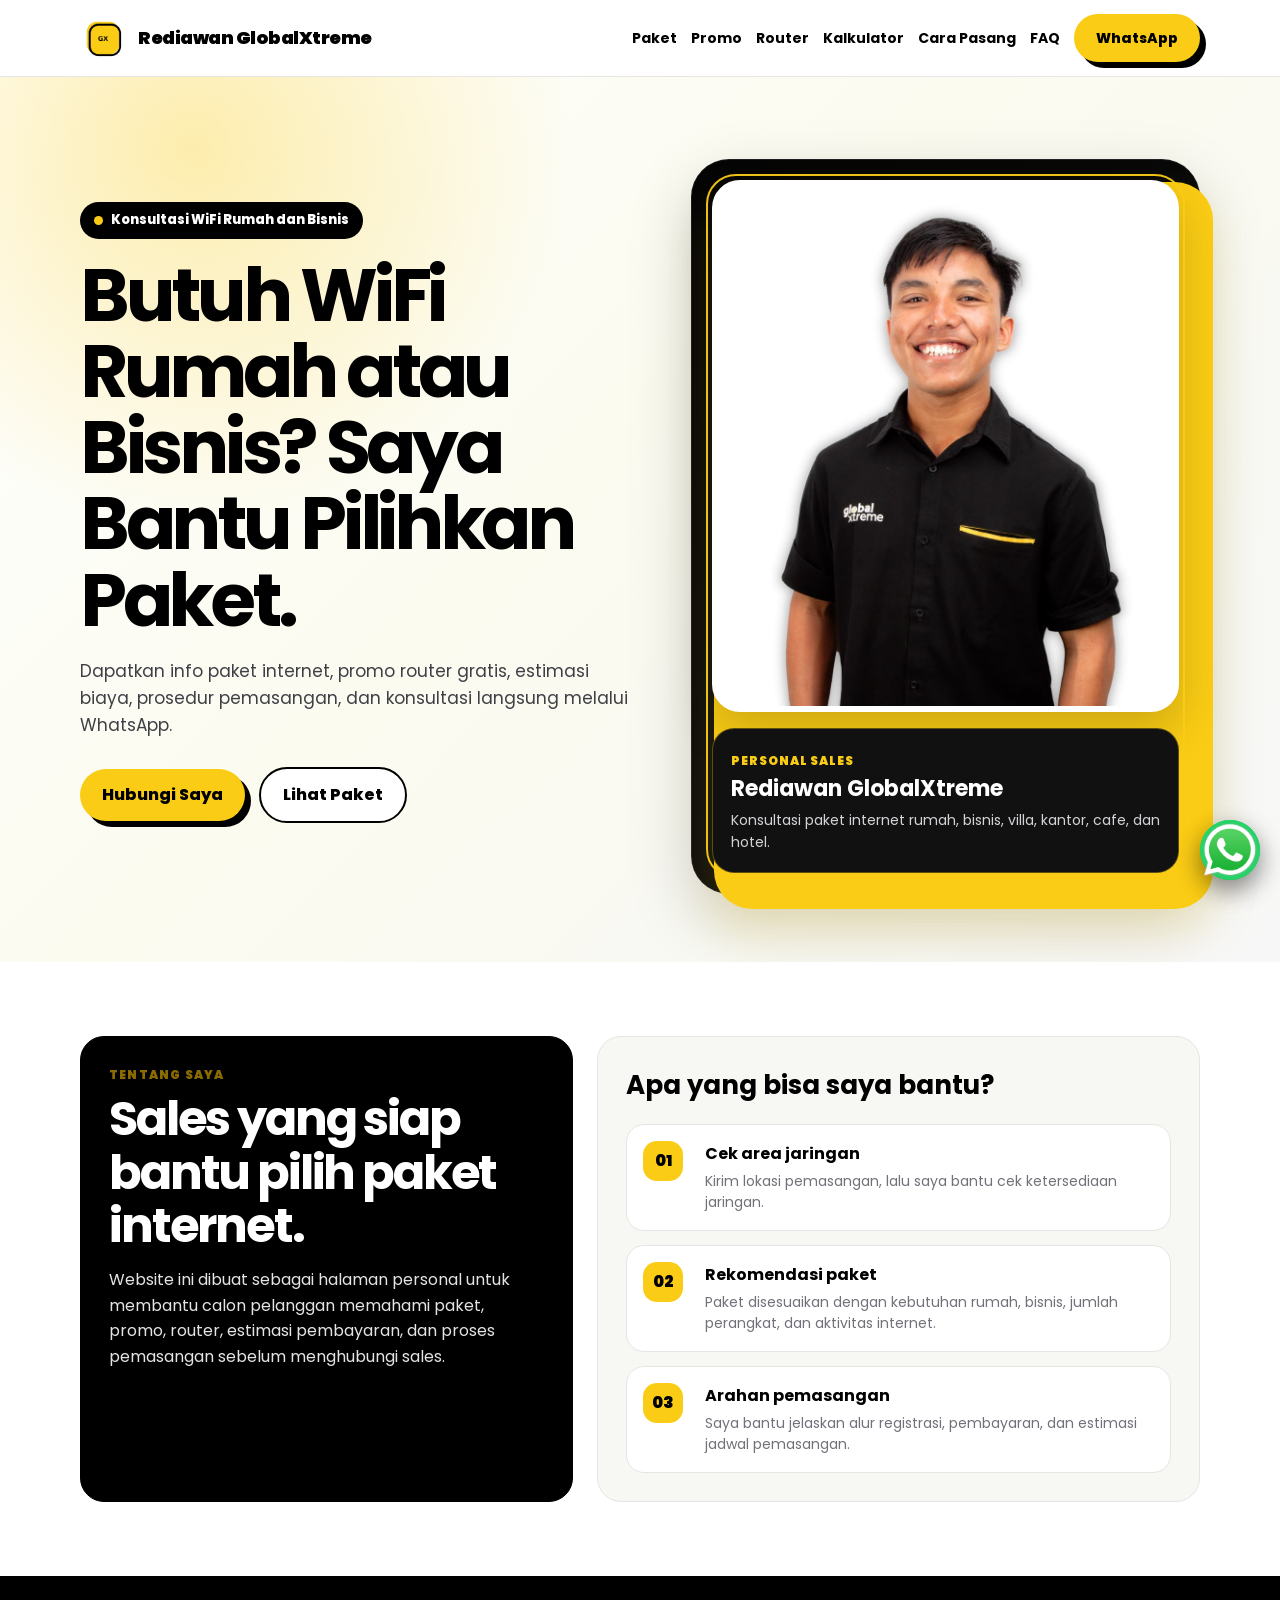
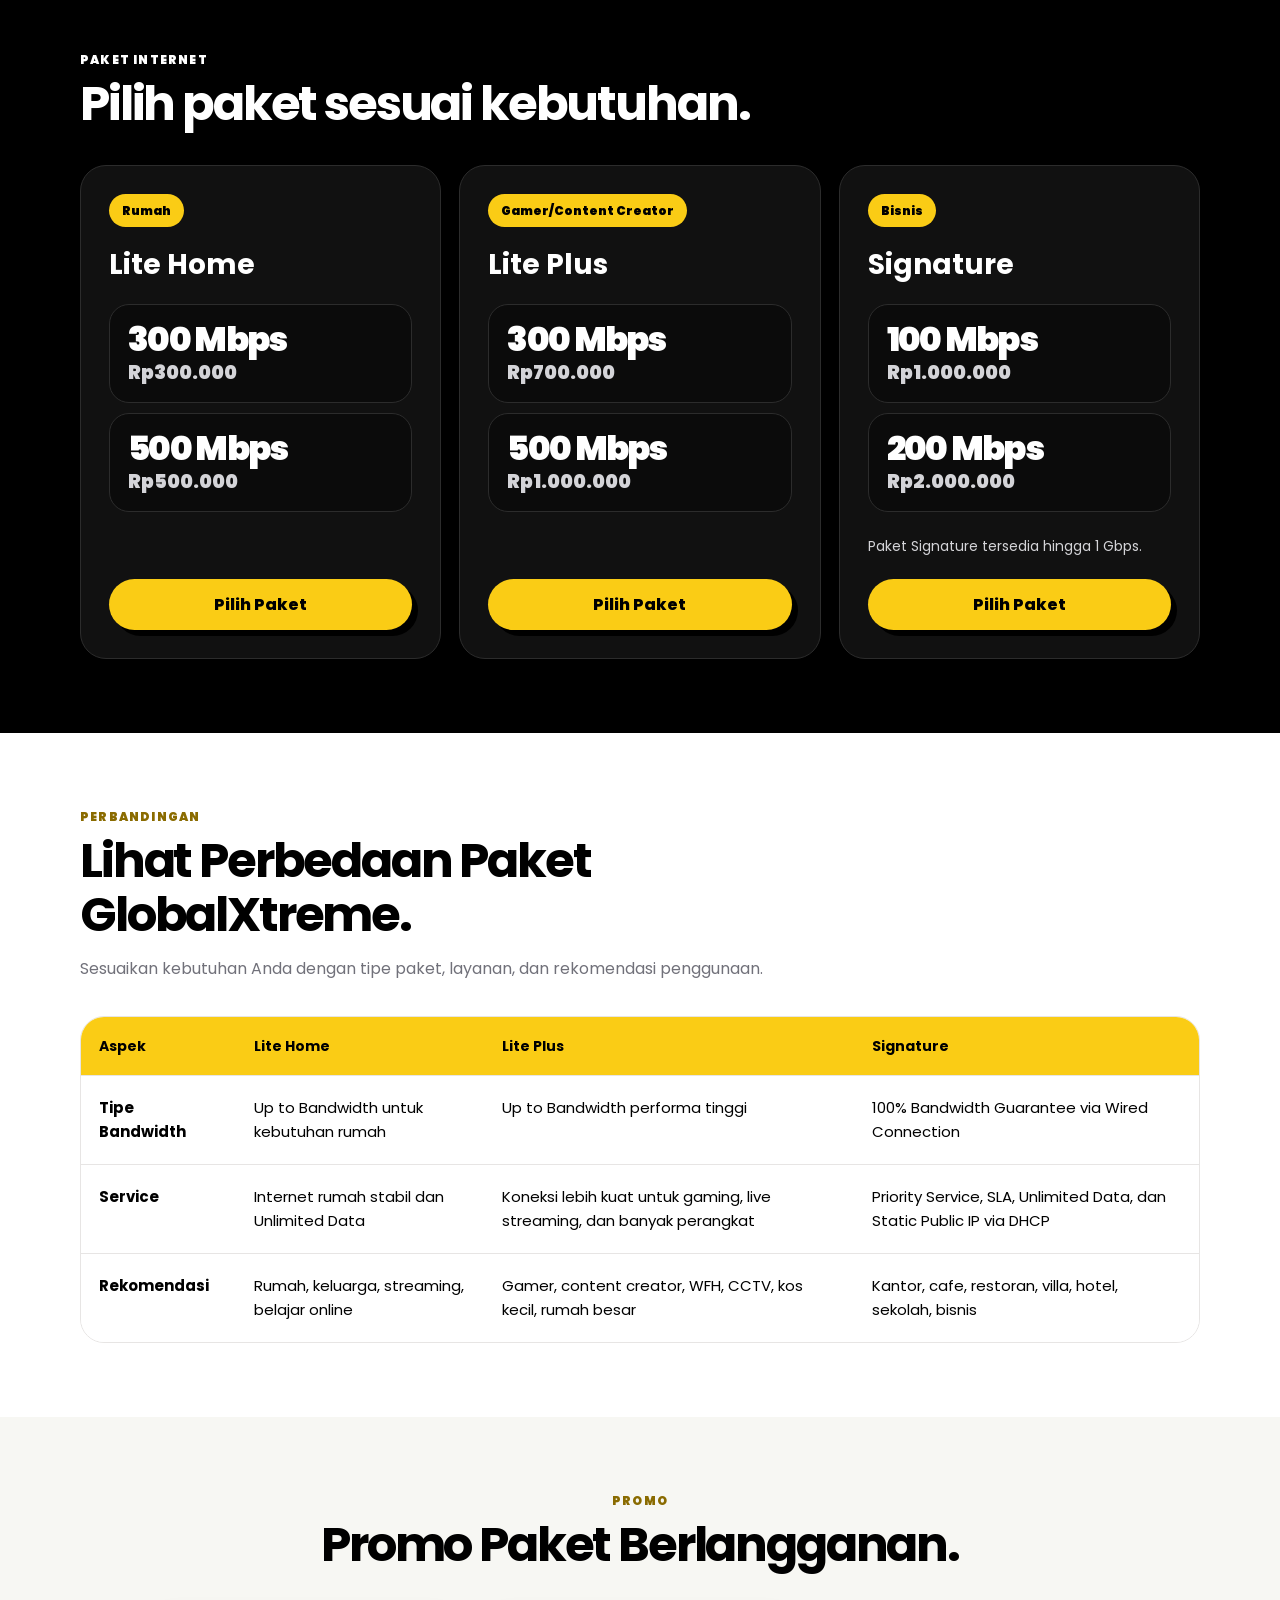
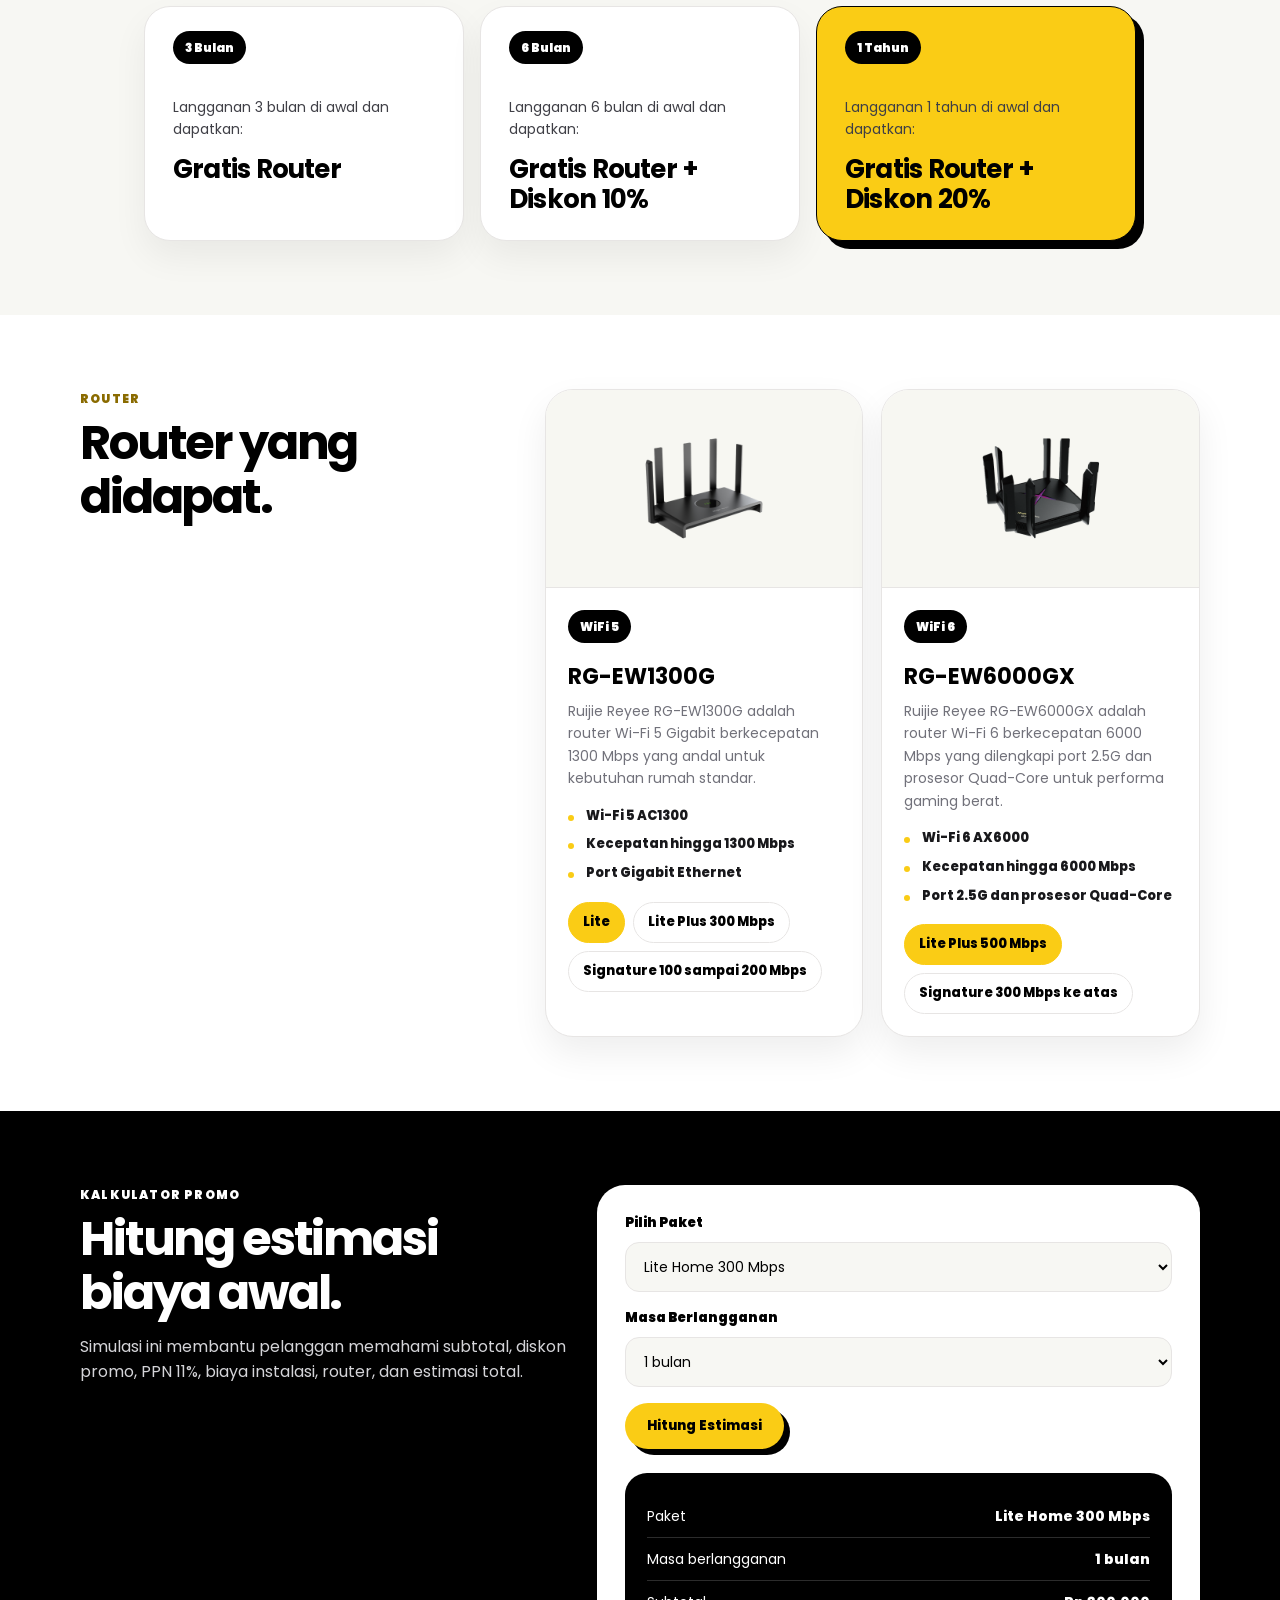
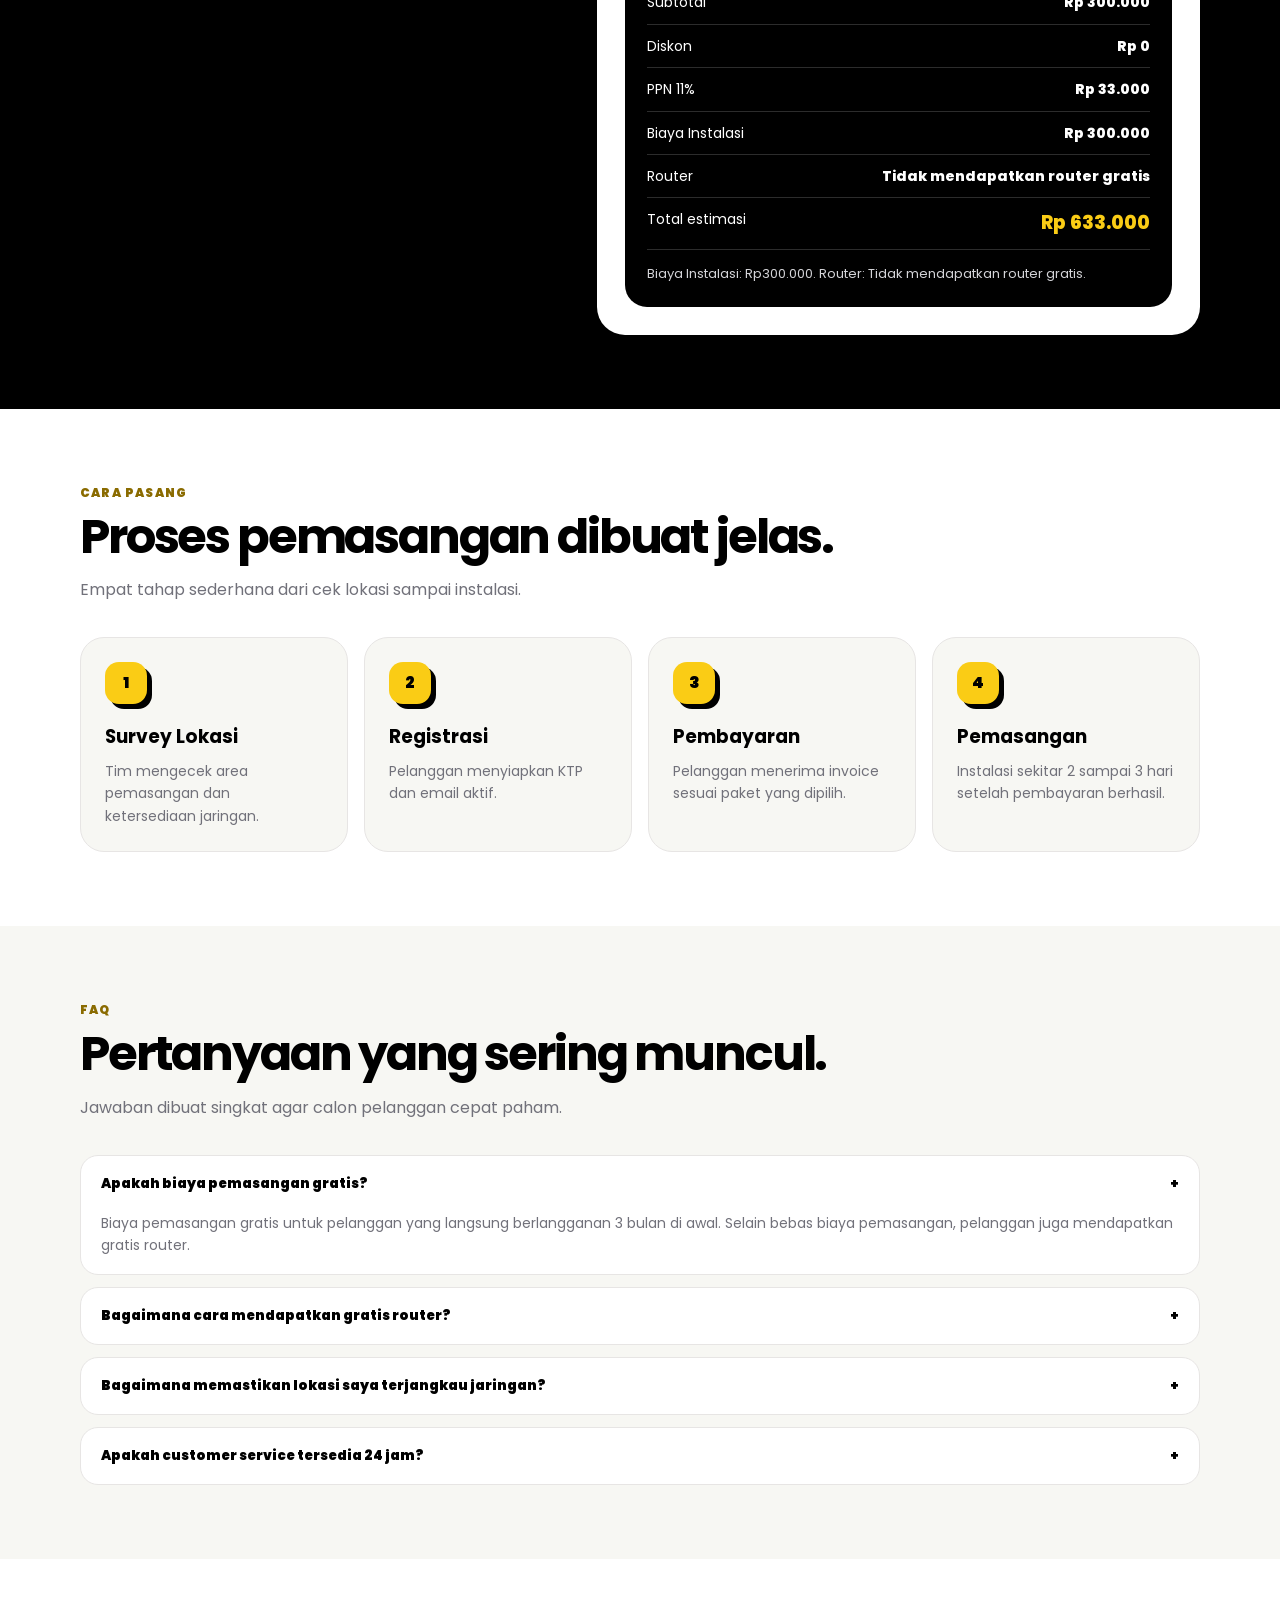
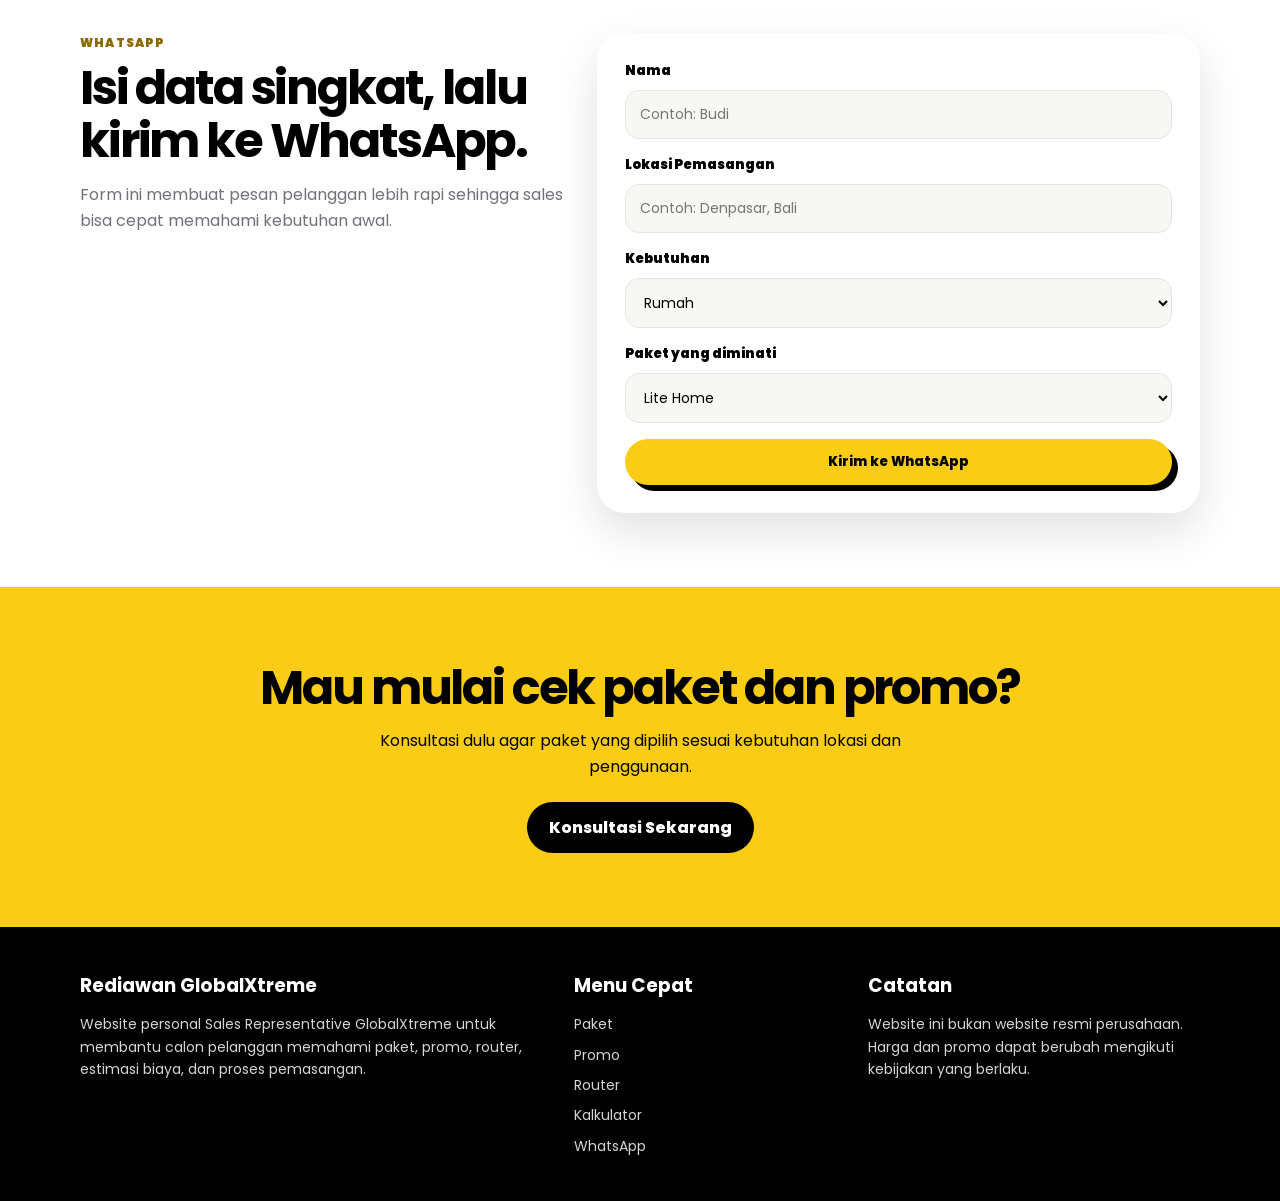
<file: index.html>
<!DOCTYPE html>
<html lang="id">
<head>
  <meta charset="UTF-8" />
  <meta name="viewport" content="width=device-width, initial-scale=1.0" />
  <meta name="description" content="Website personal Rediawan GlobalXtreme untuk konsultasi paket internet rumah, bisnis, promo berlangganan, router, kalkulator biaya, dan pemasangan internet." />
  <meta name="keywords" content="Rediawan GlobalXtreme, GlobalXtreme, WiFi rumah, internet bisnis, paket internet, promo router gratis, internet Bali" />
  <meta name="author" content="Rediawan GlobalXtreme" />
  <meta name="robots" content="index, follow" />
  <meta name="theme-color" content="#facc15" />
  <meta property="og:type" content="website" />
  <meta property="og:title" content="Rediawan GlobalXtreme | Paket WiFi Rumah dan Bisnis" />
  <meta property="og:description" content="Konsultasi paket internet GlobalXtreme untuk rumah, bisnis, cafe, kantor, villa, hotel, dan kebutuhan lainnya." />
  <meta property="og:image" content="assets/img/logo.png" />
  <meta name="twitter:card" content="summary_large_image" />
  <title>Rediawan GlobalXtreme | Paket WiFi Rumah dan Bisnis</title>
  <link rel="icon" href="assets/img/logo.png" type="image/png" />
  <link rel="preconnect" href="https://fonts.googleapis.com" />
  <link rel="preconnect" href="https://fonts.gstatic.com" crossorigin />
  <link href="https://fonts.googleapis.com/css2?family=Poppins:wght@400;500;600;700;800;900&display=swap" rel="stylesheet" />
  <link rel="stylesheet" href="assets/css/style.css" />
</head>
<body>
  <header class="site-header">
    <div class="container navbar">
      <a class="brand" href="#beranda" aria-label="Rediawan GlobalXtreme">
        <img src="assets/img/logo.png" alt="Logo Rediawan GlobalXtreme" class="brand-logo" />
        <span>Rediawan GlobalXtreme</span>
      </a>

      <button class="mobile-menu" id="menuBtn" type="button" aria-label="Buka menu" aria-expanded="false">
        <span></span>
        <span></span>
        <span></span>
      </button>

      <nav id="navMenu" aria-label="Navigasi utama">
        <a href="#paket" data-i18n="nav_packages">Paket</a>
        <a href="#promo" data-i18n="nav_promo">Promo</a>
        <a href="#router" data-i18n="nav_router">Router</a>
        <a href="#kalkulator" data-i18n="nav_calculator">Kalkulator</a>
        <a href="#cara-pasang" data-i18n="nav_install">Cara Pasang</a>
        <a href="#faq" data-i18n="nav_faq">FAQ</a>
        <a href="https://wa.me/6287733340006?text=Halo%20Rediawan%2C%20saya%20tertarik%20berlangganan%20WiFi%20GlobalXtreme" target="_blank" rel="noopener" class="btn btn-primary nav-cta">WhatsApp</a>
      </nav>
    </div>
  </header>

  <main>
    <section class="hero" id="beranda">
      <div class="container hero-grid">
        <div class="hero-content">
          <div class="eyebrow" data-i18n="hero_eyebrow">Konsultasi WiFi Rumah dan Bisnis</div>
          <h1 data-i18n="hero_title">Butuh WiFi Rumah atau Bisnis? Saya Bantu Pilihkan Paket.</h1>
          <p data-i18n="hero_desc">Dapatkan info paket internet, promo router gratis, estimasi biaya, prosedur pemasangan, dan konsultasi langsung melalui WhatsApp.</p>

          <div class="hero-actions">
            <a href="https://wa.me/6287733340006?text=Halo%20Rediawan%2C%20saya%20tertarik%20berlangganan%20WiFi%20GlobalXtreme" target="_blank" rel="noopener" class="btn btn-primary" data-i18n="hero_cta_primary">Hubungi Saya</a>
            <a href="#paket" class="btn btn-outline" data-i18n="hero_cta_secondary">Lihat Paket</a>
          </div>

        </div>

        <div class="sales-photo-card">
          <img src="assets/img/sales-photo.jpg" alt="Foto sales Rediawan GlobalXtreme" class="sales-photo" />
          <div class="sales-info">
            <span>Personal Sales</span>
            <strong>Rediawan GlobalXtreme</strong>
            <p data-i18n="sales_info">Konsultasi paket internet rumah, bisnis, villa, kantor, cafe, dan hotel.</p>
          </div>
        </div>
      </div>
    </section>

    <section id="tentang">
      <div class="container about-grid">
        <div class="panel dark">
          <div class="section-kicker" data-i18n="about_kicker">Tentang Saya</div>
          <h2 data-i18n="about_title">Sales yang siap bantu pilih paket internet.</h2>
          <p data-i18n="about_desc">Website ini dibuat sebagai halaman personal untuk membantu calon pelanggan memahami paket, promo, router, estimasi pembayaran, dan proses pemasangan sebelum menghubungi sales.</p>
        </div>
        <div class="panel service-panel">
          <h3 data-i18n="about_support_title">Apa yang bisa saya bantu?</h3>
          <div class="support-list">
            <div class="support-item">
              <span>01</span>
              <div>
                <strong data-i18n="support_1_title">Cek area jaringan</strong>
                <p data-i18n="support_1_desc">Kirim lokasi pemasangan, lalu saya bantu cek ketersediaan jaringan.</p>
              </div>
            </div>
            <div class="support-item">
              <span>02</span>
              <div>
                <strong data-i18n="support_2_title">Rekomendasi paket</strong>
                <p data-i18n="support_2_desc">Paket disesuaikan dengan kebutuhan rumah, bisnis, jumlah perangkat, dan aktivitas internet.</p>
              </div>
            </div>
            <div class="support-item">
              <span>03</span>
              <div>
                <strong data-i18n="support_3_title">Arahan pemasangan</strong>
                <p data-i18n="support_3_desc">Saya bantu jelaskan alur registrasi, pembayaran, dan estimasi jadwal pemasangan.</p>
              </div>
            </div>
          </div>
        </div>
      </div>
    </section>

    <section class="packages" id="paket">
      <div class="container">
        <div class="section-head">
          <div class="section-kicker" data-i18n="package_kicker">Paket Internet</div>
          <h2 data-i18n="package_title">Pilih paket sesuai kebutuhan.</h2>
        </div>

        <div class="package-grid">
          <article class="package-card">
            <span class="package-tag" data-i18n="tag_home">Rumah</span>
            <h3>Lite Home</h3>
            <div class="package-plans">
              <div class="plan-option">
                <span class="plan-speed">300 Mbps</span>
                <strong class="plan-price">Rp300.000</strong>
              </div>
              <div class="plan-option">
                <span class="plan-speed">500 Mbps</span>
                <strong class="plan-price">Rp500.000</strong>
              </div>
            </div>
            <a class="btn btn-primary" href="#kontak" data-package="Lite Home" data-i18n="choose_package">Pilih Paket</a>
          </article>

          <article class="package-card featured">
            <span class="package-tag">Gamer/Content Creator</span>
            <h3>Lite Plus</h3>
            <div class="package-plans">
              <div class="plan-option">
                <span class="plan-speed">300 Mbps</span>
                <strong class="plan-price">Rp700.000</strong>
              </div>
              <div class="plan-option">
                <span class="plan-speed">500 Mbps</span>
                <strong class="plan-price">Rp1.000.000</strong>
              </div>
            </div>
            <a class="btn btn-primary" href="#kontak" data-package="Lite Plus" data-i18n="choose_package">Pilih Paket</a>
          </article>

          <article class="package-card">
            <span class="package-tag" data-i18n="tag_business">Bisnis</span>
            <h3>Signature</h3>
            <div class="package-plans">
              <div class="plan-option">
                <span class="plan-speed">100 Mbps</span>
                <strong class="plan-price">Rp1.000.000</strong>
              </div>
              <div class="plan-option">
                <span class="plan-speed">200 Mbps</span>
                <strong class="plan-price">Rp2.000.000</strong>
              </div>
            </div>
            <p class="package-note" data-i18n="signature_note">Paket Signature tersedia hingga 1 Gbps.</p>
            <a class="btn btn-primary" href="#kontak" data-package="Signature" data-i18n="choose_package">Pilih Paket</a>
          </article>
        </div>
      </div>
    </section>

    <section id="perbandingan">
      <div class="container">
        <div class="section-head">
          <div class="section-kicker" data-i18n="compare_kicker">Perbandingan</div>
          <h2 data-i18n="compare_title">Lihat Perbedaan Paket GlobalXtreme.</h2>
          <p data-i18n="compare_desc">Sesuaikan kebutuhan Anda dengan tipe paket, layanan, dan rekomendasi penggunaan.</p>
        </div>

        <div class="table-wrap" tabindex="0" aria-label="Tabel perbandingan paket">
          <table class="compare-table">
            <thead>
              <tr>
                <th data-i18n="table_aspect">Aspek</th>
                <th>Lite Home</th>
                <th>Lite Plus</th>
                <th>Signature</th>
              </tr>
            </thead>
            <tbody>
              <tr>
                <td><strong data-i18n="table_bandwidth">Tipe Bandwidth</strong></td>
                <td data-i18n="compare_lite_home_bandwidth">Up to Bandwidth untuk kebutuhan rumah</td>
                <td data-i18n="compare_lite_plus_bandwidth">Up to Bandwidth performa tinggi</td>
                <td>100% Bandwidth Guarantee via Wired Connection</td>
              </tr>
              <tr>
                <td><strong>Service</strong></td>
                <td data-i18n="compare_lite_home_service">Internet rumah stabil dan Unlimited Data</td>
                <td data-i18n="compare_lite_plus_service">Koneksi lebih kuat untuk gaming, live streaming, dan banyak perangkat</td>
                <td>Priority Service, SLA, Unlimited Data, dan Static Public IP via DHCP</td>
              </tr>
              <tr>
                <td><strong data-i18n="table_recommendation">Rekomendasi</strong></td>
                <td data-i18n="compare_lite_home_reco">Rumah, keluarga, streaming, belajar online</td>
                <td data-i18n="compare_lite_plus_reco">Gamer, content creator, WFH, CCTV, kos kecil, rumah besar</td>
                <td data-i18n="compare_signature_reco">Kantor, cafe, restoran, villa, hotel, sekolah, bisnis</td>
              </tr>
            </tbody>
          </table>
        </div>

        <div class="compare-mobile" aria-label="Ringkasan perbandingan paket">
          <article class="compare-card">
            <span class="package-tag">Rumah</span>
            <h3>Lite Home</h3>
            <div class="compare-point">
              <span>Tipe Bandwidth</span>
              <strong>Up to Bandwidth</strong>
            </div>
            <div class="compare-point">
              <span>Layanan</span>
              <strong>Internet rumah stabil dan Unlimited Data</strong>
            </div>
            <div class="compare-point">
              <span>Cocok untuk</span>
              <strong>Rumah, keluarga, streaming, dan belajar online</strong>
            </div>
          </article>

          <article class="compare-card">
            <span class="package-tag">Gamer/Content Creator</span>
            <h3>Lite Plus</h3>
            <div class="compare-point">
              <span>Tipe Bandwidth</span>
              <strong>Up to Bandwidth performa tinggi</strong>
            </div>
            <div class="compare-point">
              <span>Layanan</span>
              <strong>Koneksi lebih kuat untuk gaming, live streaming, dan banyak perangkat</strong>
            </div>
            <div class="compare-point">
              <span>Cocok untuk</span>
              <strong>Gamer, content creator, WFH, CCTV, kos kecil, dan rumah besar</strong>
            </div>
          </article>

          <article class="compare-card signature">
            <span class="package-tag">Bisnis</span>
            <h3>Signature</h3>
            <div class="compare-point">
              <span>Tipe Bandwidth</span>
              <strong>100% Bandwidth Guarantee via Wired Connection</strong>
            </div>
            <div class="compare-point">
              <span>Layanan</span>
              <strong>Priority Service, SLA, Unlimited Data, dan Static Public IP via DHCP</strong>
            </div>
            <div class="compare-point">
              <span>Cocok untuk</span>
              <strong>Kantor, cafe, restoran, villa, hotel, sekolah, dan bisnis</strong>
            </div>
          </article>
        </div>
      </div>
    </section>

    <section class="promo" id="promo">
      <div class="container">
        <div class="section-head centered">
          <div class="section-kicker">Promo</div>
          <h2 data-i18n="promo_title">Promo Paket Berlangganan.</h2>
        </div>

        <div class="promo-card-grid three">
          <article class="promo-mini-card">
            <span class="promo-month" data-i18n="promo_3_month">3 Bulan</span>
            <p data-i18n="promo_3_desc">Langganan 3 bulan di awal dan dapatkan:</p>
            <h3 data-i18n="promo_3_benefit">Gratis Router</h3>
          </article>

          <article class="promo-mini-card">
            <span class="promo-month" data-i18n="promo_6_month">6 Bulan</span>
            <p data-i18n="promo_6_desc">Langganan 6 bulan di awal dan dapatkan:</p>
            <h3 data-i18n="promo_6_benefit">Gratis Router + Diskon 10%</h3>
          </article>

          <article class="promo-mini-card best">
            <span class="promo-month" data-i18n="promo_12_month">1 Tahun</span>
            <p data-i18n="promo_12_desc">Langganan 1 tahun di awal dan dapatkan:</p>
            <h3 data-i18n="promo_12_benefit">Gratis Router + Diskon 20%</h3>
          </article>
        </div>
      </div>
    </section>

    <section id="router">
      <div class="container router-section">
        <div class="section-head">
          <div class="section-kicker">Router</div>
          <h2 data-i18n="router_title">Router yang didapat.</h2>
        </div>

        <div class="router-card-grid">
          <article class="router-card">
            <img src="assets/img/router-rg-ew1300g.png" alt="Router RG-EW1300G" class="router-image" />
            <div class="router-content">
              <span class="router-badge">WiFi 5</span>
              <h3>RG-EW1300G</h3>
              <p data-i18n="router_1300_desc">Ruijie Reyee RG-EW1300G adalah router Wi-Fi 5 Gigabit berkecepatan 1300 Mbps yang andal untuk kebutuhan rumah standar.</p>
              <ul class="router-spec-list">
                <li>Wi-Fi 5 AC1300</li>
                <li>Kecepatan hingga 1300 Mbps</li>
                <li>Port Gigabit Ethernet</li>
              </ul>
              <div class="chip-wrap compact">
                <span class="chip yellow">Lite</span>
                <span class="chip">Lite Plus 300 Mbps</span>
                <span class="chip" data-i18n="router_1300_sig">Signature 100 sampai 200 Mbps</span>
              </div>
            </div>
          </article>

          <article class="router-card">
            <img src="assets/img/router-rg-ew6000gx.png" alt="Router RG-EW6000GX" class="router-image" />
            <div class="router-content">
              <span class="router-badge">WiFi 6</span>
              <h3>RG-EW6000GX</h3>
              <p data-i18n="router_6000_desc">Ruijie Reyee RG-EW6000GX adalah router Wi-Fi 6 berkecepatan 6000 Mbps yang dilengkapi port 2.5G dan prosesor Quad-Core untuk performa gaming berat.</p>
              <ul class="router-spec-list">
                <li>Wi-Fi 6 AX6000</li>
                <li>Kecepatan hingga 6000 Mbps</li>
                <li>Port 2.5G dan prosesor Quad-Core</li>
              </ul>
              <div class="chip-wrap compact">
                <span class="chip yellow">Lite Plus 500 Mbps</span>
                <span class="chip" data-i18n="router_6000_sig">Signature 300 Mbps ke atas</span>
              </div>
            </div>
          </article>
        </div>
      </div>
    </section>

    <section class="calculator" id="kalkulator">
      <div class="container calc-grid">
        <div class="section-head">
          <div class="section-kicker" data-i18n="calculator_kicker">Kalkulator Promo</div>
          <h2 data-i18n="calculator_title">Hitung estimasi biaya awal.</h2>
          <p data-i18n="calculator_desc">Simulasi ini membantu pelanggan memahami subtotal, diskon promo, PPN 11%, biaya instalasi, router, dan estimasi total.</p>
        </div>

        <div class="calc-card">
          <form id="calcForm">
            <div class="form-group">
              <label for="packageSelect" data-i18n="select_package">Pilih Paket</label>
              <select id="packageSelect">
                <option value="300000|Lite Home 300 Mbps|RG-EW1300G|lite">Lite Home 300 Mbps</option>
                <option value="500000|Lite Home 500 Mbps|RG-EW1300G|lite">Lite Home 500 Mbps</option>
                <option value="700000|Lite Plus 300 Mbps|RG-EW1300G|liteplus">Lite Plus 300 Mbps</option>
                <option value="1000000|Lite Plus 500 Mbps|RG-EW6000GX|liteplus">Lite Plus 500 Mbps</option>
                <option value="1000000|Signature 100 Mbps|RG-EW1300G|signature">Signature 100 Mbps</option>
                <option value="2000000|Signature 200 Mbps|RG-EW1300G|signature">Signature 200 Mbps</option>
                <option value="3000000|Signature 300 Mbps|RG-EW6000GX|signature">Signature 300 Mbps</option>
                <option value="4000000|Signature 400 Mbps|RG-EW6000GX|signature">Signature 400 Mbps</option>
                <option value="5000000|Signature 500 Mbps|RG-EW6000GX|signature">Signature 500 Mbps</option>
                <option value="6000000|Signature 600 Mbps|RG-EW6000GX|signature">Signature 600 Mbps</option>
                <option value="7000000|Signature 700 Mbps|RG-EW6000GX|signature">Signature 700 Mbps</option>
                <option value="8000000|Signature 800 Mbps|RG-EW6000GX|signature">Signature 800 Mbps</option>
                <option value="9000000|Signature 900 Mbps|RG-EW6000GX|signature">Signature 900 Mbps</option>
                <option value="10000000|Signature 1 Gbps|RG-EW6000GX|signature">Signature 1 Gbps</option>
              </select>
            </div>
            <div class="form-group">
              <label for="periodSelect" data-i18n="select_period">Masa Berlangganan</label>
              <select id="periodSelect">
                <option value="1">1 bulan</option>
                <option value="3">3 bulan</option>
                <option value="6">6 bulan</option>
                <option value="12">1 tahun</option>
              </select>
            </div>
            <button type="button" class="btn btn-primary" id="calcBtn" data-i18n="calc_button">Hitung Estimasi</button>
          </form>

          <div class="result-box" aria-live="polite">
            <div class="result-line"><span data-i18n="result_package">Paket</span><span id="resultPackage">Lite Home 300 Mbps</span></div>
            <div class="result-line"><span data-i18n="result_period">Masa berlangganan</span><span id="resultPeriod">1 bulan</span></div>
            <div class="result-line"><span>Subtotal</span><span id="resultSubtotal">Rp300.000</span></div>
            <div class="result-line"><span data-i18n="result_discount">Diskon</span><span id="resultDiscount">Rp0</span></div>
            <div class="result-line"><span>PPN 11%</span><span id="resultTax">Rp33.000</span></div>
            <div class="result-line"><span data-i18n="result_installation">Biaya Instalasi</span><span id="resultInstall">Rp300.000</span></div>
            <div class="result-line"><span>Router</span><span id="resultRouter">Tidak mendapatkan router gratis</span></div>
            <div class="result-line"><span data-i18n="result_total">Total estimasi</span><span class="total" id="resultTotal">Rp633.000</span></div>
            <p class="result-note" id="resultPromoNote">Biaya Instalasi: Rp300.000. Router: Tidak mendapatkan router gratis.</p>
          </div>
        </div>
      </div>
    </section>

    <section id="cara-pasang">
      <div class="container">
        <div class="section-head">
          <div class="section-kicker" data-i18n="install_kicker">Cara Pasang</div>
          <h2 data-i18n="install_title">Proses pemasangan dibuat jelas.</h2>
          <p data-i18n="install_desc">Empat tahap sederhana dari cek lokasi sampai instalasi.</p>
        </div>

        <div class="steps">
          <article class="step-card">
            <div class="step-num">1</div>
            <h3 data-i18n="step_1_title">Survey Lokasi</h3>
            <p data-i18n="step_1_desc">Tim mengecek area pemasangan dan ketersediaan jaringan.</p>
          </article>
          <article class="step-card">
            <div class="step-num">2</div>
            <h3 data-i18n="step_2_title">Registrasi</h3>
            <p data-i18n="step_2_desc">Pelanggan menyiapkan KTP dan email aktif.</p>
          </article>
          <article class="step-card">
            <div class="step-num">3</div>
            <h3 data-i18n="step_3_title">Pembayaran</h3>
            <p data-i18n="step_3_desc">Pelanggan menerima invoice sesuai paket yang dipilih.</p>
          </article>
          <article class="step-card">
            <div class="step-num">4</div>
            <h3 data-i18n="step_4_title">Pemasangan</h3>
            <p data-i18n="step_4_desc">Instalasi sekitar 2 sampai 3 hari setelah pembayaran berhasil.</p>
          </article>
        </div>
      </div>
    </section>

    <section class="faq" id="faq">
      <div class="container">
        <div class="section-head">
          <div class="section-kicker">FAQ</div>
          <h2 data-i18n="faq_title">Pertanyaan yang sering muncul.</h2>
          <p data-i18n="faq_desc">Jawaban dibuat singkat agar calon pelanggan cepat paham.</p>
        </div>

        <div class="faq-list">
          <div class="faq-item active">
            <button class="faq-question" type="button"><span data-i18n="faq_q_1">Apakah biaya pemasangan gratis?</span> <span>+</span></button>
            <div class="faq-answer" data-i18n="faq_a_1">Biaya pemasangan gratis untuk pelanggan yang langsung berlangganan 3 bulan di awal. Selain bebas biaya pemasangan, pelanggan juga mendapatkan gratis router.</div>
          </div>
          <div class="faq-item">
            <button class="faq-question" type="button"><span data-i18n="faq_q_2">Bagaimana cara mendapatkan gratis router?</span> <span>+</span></button>
            <div class="faq-answer" data-i18n="faq_a_2">Untuk paket Lite dan Lite Plus, pelanggan perlu berlangganan minimal 3 bulan di awal. Setelah masa 3 bulan selesai, metode pembayaran bisa diubah menjadi bulanan. Paket Signature tetap mendapatkan gratis router meskipun berlangganan 1 bulan.</div>
          </div>
          <div class="faq-item">
            <button class="faq-question" type="button"><span data-i18n="faq_q_3">Bagaimana memastikan lokasi saya terjangkau jaringan?</span> <span>+</span></button>
            <div class="faq-answer" data-i18n="faq_a_3">Hubungi saya melalui WhatsApp dan kirim lokasi pemasangan. Saya akan bantu cek ketersediaan jaringan di area Anda.</div>
          </div>
          <div class="faq-item">
            <button class="faq-question" type="button"><span data-i18n="faq_q_4">Apakah customer service tersedia 24 jam?</span> <span>+</span></button>
            <div class="faq-answer" data-i18n="faq_a_4">Iya. Customer service tersedia 24 jam untuk membantu Anda. Kami memiliki tim customer service asli, bukan robot.</div>
          </div>
        </div>
      </div>
    </section>

    <section class="contact" id="kontak">
      <div class="container contact-grid">
        <div class="section-head">
          <div class="section-kicker">WhatsApp</div>
          <h2 data-i18n="contact_title">Isi data singkat, lalu kirim ke WhatsApp.</h2>
          <p data-i18n="contact_desc">Form ini membuat pesan pelanggan lebih rapi sehingga sales bisa cepat memahami kebutuhan awal.</p>
        </div>

        <form class="contact-form" id="waForm">
          <div class="form-group">
            <label for="name" data-i18n="form_name">Nama</label>
            <input id="name" type="text" placeholder="Contoh: Budi" data-i18n-placeholder="placeholder_name" required />
          </div>
          <div class="form-group">
            <label for="location" data-i18n="form_location">Lokasi Pemasangan</label>
            <input id="location" type="text" placeholder="Contoh: Denpasar, Bali" data-i18n-placeholder="placeholder_location" required />
          </div>
          <div class="form-group">
            <label for="need" data-i18n="form_need">Kebutuhan</label>
            <select id="need" required>
              <option data-i18n="need_home">Rumah</option>
              <option>Bisnis</option>
              <option>Kos-kosan</option>
              <option>Cafe / Restoran</option>
              <option data-i18n="need_office">Kantor</option>
              <option>Villa / Hotel</option>
            </select>
          </div>
          <div class="form-group">
            <label for="interest" data-i18n="form_interest">Paket yang diminati</label>
            <select id="interest" required>
              <option>Lite Home</option>
              <option>Lite Plus</option>
              <option>Signature</option>
              <option data-i18n="interest_unknown">Belum tahu, ingin konsultasi</option>
            </select>
          </div>
          <button type="submit" class="btn btn-primary" data-i18n="form_submit">Kirim ke WhatsApp</button>
        </form>
      </div>
    </section>

    <section class="final-cta">
      <div class="container">
        <h2 data-i18n="final_title">Mau mulai cek paket dan promo?</h2>
        <p data-i18n="final_desc">Konsultasi dulu agar paket yang dipilih sesuai kebutuhan lokasi dan penggunaan.</p>
        <a href="https://wa.me/6287733340006?text=Halo%20Rediawan%2C%20saya%20tertarik%20berlangganan%20WiFi%20GlobalXtreme" target="_blank" rel="noopener" class="btn btn-dark" data-i18n="final_cta">Konsultasi Sekarang</a>
      </div>
    </section>
  </main>

  <footer>
    <div class="container footer-grid">
      <div>
        <h3>Rediawan GlobalXtreme</h3>
        <p data-i18n="footer_desc">Website personal Sales Representative GlobalXtreme untuk membantu calon pelanggan memahami paket, promo, router, estimasi biaya, dan proses pemasangan.</p>
      </div>
      <div>
        <h3 data-i18n="footer_menu">Menu Cepat</h3>
        <div class="footer-links">
          <a href="#paket" data-i18n="nav_packages">Paket</a>
          <a href="#promo" data-i18n="nav_promo">Promo</a>
          <a href="#router">Router</a>
          <a href="#kalkulator" data-i18n="nav_calculator">Kalkulator</a>
          <a href="#kontak">WhatsApp</a>
        </div>
      </div>
      <div>
        <h3 data-i18n="footer_note_title">Catatan</h3>
        <p data-i18n="footer_note">Website ini bukan website resmi perusahaan. Harga dan promo dapat berubah mengikuti kebijakan yang berlaku.</p>
      </div>
    </div>
  </footer>

  <script src="assets/js/main.js"></script>

<a href="https://wa.me/6287733340006?text=Halo%20Rediawan%2C%20saya%20tertarik%20berlangganan%20WiFi%20GlobalXtreme" class="wa-float" target="_blank" aria-label="WhatsApp">
  <img src="assets/img/logo.png" alt="WhatsApp">
</a>











<a class="wa-float" href="https://wa.me/6287733340006?text=Halo%20Rediawan%2C%20saya%20tertarik%20berlangganan%20WiFi%20GlobalXtreme" target="_blank">
  <img src="assets/img/whatsapp.png" alt="WhatsApp">
</a>

</body>
</html>
</file>
<file: assets/css/style.css>
:root {
  --primary: #facc15;
  --primary-dark: #8a6b00;
  --black: #000000;
  --white: #ffffff;
  --neutral: #71717a;
  --soft: #f7f7f3;
  --line: #e7e5e4;
  --dark-card: #111111;
  --radius: 24px;
  --shadow: 0 18px 45px rgba(0, 0, 0, 0.12);
}

* {
  box-sizing: border-box;
  margin: 0;
  padding: 0;
}

html {
  scroll-behavior: smooth;
}

body {
  font-family: "Poppins", Arial, sans-serif;
  color: var(--black);
  background: var(--white);
  line-height: 1.6;
  overflow-x: hidden;
}

h1, h2, h3, p, a, button, li, td, th, span {
  overflow-wrap: break-word;
}

a {
  color: inherit;
  text-decoration: none;
}

img {
  max-width: 100%;
  display: block;
}

.container {
  width: min(1120px, calc(100% - 32px));
  margin: 0 auto;
}

.site-header {
  position: sticky;
  top: 0;
  z-index: 50;
  background: rgba(255, 255, 255, 0.94);
  backdrop-filter: blur(18px);
  border-bottom: 1px solid var(--line);
}

.navbar {
  display: flex;
  align-items: center;
  justify-content: space-between;
  padding: 14px 0;
  gap: 24px;
}

.brand {
  display: flex;
  align-items: center;
  gap: 12px;
  font-weight: 900;
  letter-spacing: -0.03em;
}

.brand-logo {
  width: 46px;
  height: 46px;
  object-fit: contain;
}

.brand span {
  font-size: 18px;
}

nav {
  display: flex;
  align-items: center;
  gap: 14px;
  font-size: 14px;
  font-weight: 700;
}

nav a:not(.btn):hover {
  color: var(--primary-dark);
}

.mobile-menu {
  display: none;
  border: 2px solid var(--black);
  background: var(--white);
  border-radius: 999px;
  padding: 9px 14px;
  font-family: inherit;
  font-weight: 800;
  cursor: pointer;
}

.lang-toggle {
  border: 2px solid var(--black);
  background: var(--white);
  color: var(--black);
  border-radius: 999px;
  padding: 8px 12px;
  font-family: inherit;
  font-size: 13px;
  font-weight: 900;
  cursor: pointer;
  white-space: nowrap;
}

.lang-toggle:hover {
  background: var(--black);
  color: var(--white);
}

.btn {
  display: inline-flex;
  align-items: center;
  justify-content: center;
  gap: 10px;
  border: 0;
  cursor: pointer;
  border-radius: 999px;
  padding: 13px 22px;
  font-family: inherit;
  font-weight: 800;
  transition: 0.2s ease;
  white-space: nowrap;
}

.btn-primary {
  background: var(--primary);
  color: var(--black);
  box-shadow: 6px 6px 0 var(--black);
}

.btn-primary:hover {
  transform: translateY(-2px);
  box-shadow: 8px 8px 0 var(--black);
}

.btn-outline {
  background: var(--white);
  color: var(--black);
  border: 2px solid var(--black);
}

.btn-dark {
  background: var(--black);
  color: var(--white);
}

.hero {
  position: relative;
  overflow: hidden;
  background:
    radial-gradient(circle at 15% 8%, rgba(250, 204, 21, 0.34), transparent 28%),
    linear-gradient(135deg, #ffffff 0%, #fbfbf0 45%, #f7f7f7 100%);
  padding: 82px 0 68px;
}

.hero-grid {
  display: grid;
  grid-template-columns: 1.05fr 0.95fr;
  gap: 48px;
  align-items: center;
}

.eyebrow {
  display: inline-flex;
  align-items: center;
  gap: 8px;
  background: var(--black);
  color: var(--white);
  padding: 8px 14px;
  border-radius: 999px;
  font-size: 13px;
  font-weight: 800;
  margin-bottom: 18px;
}

.eyebrow::before {
  content: "";
  width: 9px;
  height: 9px;
  border-radius: 50%;
  background: var(--primary);
}

h1 {
  font-size: clamp(40px, 6vw, 74px);
  line-height: 1.03;
  letter-spacing: -0.058em;
  margin-bottom: 20px;
}

.hero-content p {
  color: #3f3f46;
  font-size: 17px;
  max-width: 650px;
  margin-bottom: 28px;
}

.hero-actions {
  display: flex;
  align-items: center;
  gap: 14px;
  flex-wrap: wrap;
  margin-bottom: 28px;
}

.trust-row {
  display: grid;
  grid-template-columns: repeat(3, 1fr);
  gap: 12px;
  max-width: 650px;
}

.trust-item {
  background: var(--white);
  border: 1px solid var(--line);
  border-radius: 18px;
  padding: 14px;
  font-size: 13px;
  font-weight: 800;
}

.sales-photo-card {
  position: relative;
  isolation: isolate;
  background: var(--black);
  border-radius: 34px;
  padding: 22px;
  box-shadow: var(--shadow);
}

.sales-photo-card::before {
  content: "";
  position: absolute;
  inset: 18px -18px -18px 18px;
  background: var(--primary);
  border-radius: 34px;
  z-index: -1;
}

.sales-photo {
  width: 100%;
  aspect-ratio: 4 / 4.5;
  object-fit: cover;
  object-position: center;
  border-radius: 26px;
  background: #18181b;
}

.sales-info {
  margin-top: 16px;
  background: #111111;
  border: 1px solid #2c2c2c;
  border-radius: 22px;
  padding: 18px;
  color: var(--white);
}

.sales-info span {
  color: var(--primary);
  font-size: 12px;
  font-weight: 900;
  text-transform: uppercase;
  letter-spacing: 0.08em;
}

.sales-info strong {
  display: block;
  font-size: 22px;
  line-height: 1.2;
  margin: 4px 0 6px;
}

.sales-info p {
  color: #d4d4d8;
  margin: 0;
  font-size: 14px;
}

section {
  padding: 74px 0;
}

.section-head {
  max-width: 760px;
  margin-bottom: 34px;
}

.section-head.centered {
  margin-left: auto;
  margin-right: auto;
  text-align: center;
}

.section-kicker {
  color: var(--primary-dark);
  font-weight: 900;
  text-transform: uppercase;
  letter-spacing: 0.1em;
  font-size: 12px;
  margin-bottom: 8px;
}

h2 {
  font-size: clamp(30px, 4vw, 48px);
  line-height: 1.12;
  letter-spacing: -0.045em;
  margin-bottom: 14px;
}

.section-head p {
  color: var(--neutral);
  font-size: 16px;
}

.about-grid,
.contact-grid,
.calc-grid {
  display: grid;
  grid-template-columns: 0.9fr 1.1fr;
  gap: 24px;
  align-items: stretch;
}

.panel {
  background: var(--soft);
  border: 1px solid var(--line);
  border-radius: var(--radius);
  padding: 28px;
}

.panel.dark {
  background: var(--black);
  color: var(--white);
  border-color: var(--black);
}

.panel.dark p,
.panel.dark li {
  color: #e4e4e7;
}

.chip-wrap {
  display: flex;
  flex-wrap: wrap;
  gap: 10px;
  margin-top: 18px;
}

.chip-wrap.compact {
  gap: 8px;
  margin-top: 16px;
}

.chip {
  background: var(--white);
  border: 1px solid var(--line);
  border-radius: 999px;
  padding: 9px 14px;
  font-size: 13px;
  font-weight: 800;
}

.chip.yellow {
  background: var(--primary);
  border-color: var(--primary);
}

.service-panel {
  display: flex;
  flex-direction: column;
  justify-content: center;
}

.service-panel h3 {
  font-size: 26px;
  margin-bottom: 18px;
}

.support-list {
  display: grid;
  gap: 14px;
}

.support-item {
  display: grid;
  grid-template-columns: 48px 1fr;
  gap: 14px;
  align-items: start;
  padding: 16px;
  background: var(--white);
  border: 1px solid var(--line);
  border-radius: 18px;
}

.support-item span {
  width: 40px;
  height: 40px;
  border-radius: 14px;
  display: grid;
  place-items: center;
  background: var(--primary);
  color: var(--black);
  font-weight: 900;
}

.support-item strong {
  display: block;
  margin-bottom: 4px;
}

.support-item p {
  margin: 0;
  color: var(--neutral);
  font-size: 14px;
  line-height: 1.55;
}

.note,
.promo-note,
.result-note {
  color: var(--neutral);
  font-size: 13px;
}

.note {
  margin-top: 18px;
}

.packages {
  background: var(--black);
  color: var(--white);
}

.packages .section-kicker,
.packages h2 {
  color: var(--white);
}

.packages .section-head p {
  color: #d4d4d8;
}

.package-grid {
  display: grid;
  grid-template-columns: repeat(3, 1fr);
  gap: 18px;
}

.package-card {
  background: var(--dark-card);
  border: 1px solid #2c2c2c;
  border-radius: 26px;
  padding: 28px;
  display: flex;
  flex-direction: column;
  min-height: 100%;
  height: 100%;
}

.package-card.featured {
  background: var(--white);
  color: var(--black);
  border: 3px solid var(--primary);
  transform: none;
}

.package-tag {
  display: inline-flex;
  width: fit-content;
  background: var(--primary);
  color: var(--black);
  border-radius: 999px;
  padding: 7px 13px;
  font-size: 12px;
  font-weight: 900;
  margin-bottom: 16px;
}

.package-card h3 {
  font-size: 28px;
  margin-bottom: 8px;
}

.package-card p {
  color: #d4d4d8;
  font-size: 14px;
  margin-bottom: 22px;
}

.package-card.featured p {
  color: #3f3f46;
}

.package-plans {
  display: grid;
  gap: 10px;
  margin: 14px 0 26px;
}

.plan-option {
  display: flex;
  flex-direction: column;
  align-items: flex-start;
  justify-content: center;
  gap: 6px;
  min-height: 96px;
  padding: 18px 18px;
  border: 1px solid #2c2c2c;
  border-radius: 20px;
  background: #0b0b0b;
}

.package-card.featured .plan-option {
  background: #f8f8f8;
  border-color: #e4e4e7;
}

.plan-speed {
  display: block;
  font-size: clamp(28px, 3vw, 36px);
  font-weight: 950;
  line-height: 1;
  letter-spacing: -0.05em;
  white-space: nowrap;
}

.plan-price {
  display: block;
  color: #d4d4d8;
  font-size: 19px;
  font-weight: 900;
  line-height: 1.1;
  text-align: left;
  white-space: nowrap;
}

.package-card.featured .plan-price {
  color: #3f3f46;
}

.package-note {
  margin: -8px 0 22px;
  color: #d4d4d8;
  font-size: 14px;
  line-height: 1.5;
}

.package-card.featured .package-note {
  color: #3f3f46;
}

.package-list {
  display: grid;
  gap: 14px;
  margin: 8px 0 28px;
  flex: 1;
}

.package-list li {
  list-style: none;
  position: relative;
  padding-right: 20px;
  font-size: 14px;
}

.package-list li::before {
  content: "";
  position: absolute;
  left: 0;
  top: 10px;
  width: 5px;
  height: 5px;
  border-radius: 50%;
  background: var(--primary);
}

.package-card .btn {
  width: 100%;
  margin-top: auto;
}

.table-wrap {
  overflow-x: auto;
  -webkit-overflow-scrolling: touch;
  border: 1px solid var(--line);
  border-radius: 24px;
}

.compare-table {
  width: 100%;
  border-collapse: collapse;
  min-width: 760px;
  background: var(--white);
}

.compare-table th {
  background: var(--primary);
  color: var(--black);
  text-align: left;
  padding: 18px;
  font-size: 14px;
}

.compare-table td {
  padding: 20px 18px;
  border-top: 1px solid var(--line);
  vertical-align: top;
  font-size: 15px;
}

.promo {
  background: var(--soft);
}

.promo-card-grid {
  display: grid;
  grid-template-columns: repeat(4, 1fr);
  gap: 16px;
}

.promo-card-grid.three {
  grid-template-columns: repeat(3, minmax(0, 320px));
  justify-content: center;
}

.promo-mini-card {
  background: var(--white);
  border: 1px solid var(--line);
  border-radius: 26px;
  padding: 24px 28px;
  min-height: 235px;
  display: flex;
  flex-direction: column;
  justify-content: flex-start;
  box-shadow: 0 16px 35px rgba(0, 0, 0, 0.06);
}

.promo-mini-card.best {
  background: var(--primary);
  border-color: var(--black);
  box-shadow: 8px 8px 0 var(--black);
}

.promo-month {
  width: fit-content;
  background: var(--black);
  color: var(--white);
  border-radius: 999px;
  padding: 7px 12px;
  font-size: 12px;
  font-weight: 900;
}

.promo-mini-card h3 {
  font-size: 26px;
  line-height: 1.15;
  letter-spacing: -0.03em;
  margin: 14px 0 0;
}

.promo-mini-card p {
  color: #3f3f46;
  font-size: 14px;
  margin-top: 32px;
}


.promo-benefits {
  margin: 18px 0 0;
  padding-left: 18px;
  color: #18181b;
  font-size: 14px;
  line-height: 1.7;
}

.promo-benefits li::marker {
  color: var(--primary);
}

.promo-mini-card.best .promo-benefits li::marker {
  color: var(--black);
}

.best-label {
  display: inline-flex;
  width: fit-content;
  background: var(--black);
  color: var(--white);
  border-radius: 999px;
  padding: 8px 13px;
  margin-top: 18px;
  font-size: 13px;
}

.promo-note {
  text-align: center;
  margin-top: 28px;
}

.router-section {
  display: grid;
  grid-template-columns: 0.8fr 1.2fr;
  gap: 28px;
  align-items: start;
}

.router-card-grid {
  display: grid;
  grid-template-columns: repeat(2, 1fr);
  gap: 18px;
}

.router-card {
  overflow: hidden;
  background: var(--white);
  border: 1px solid var(--line);
  border-radius: 28px;
  box-shadow: 0 16px 36px rgba(0, 0, 0, 0.07);
}

.router-image {
  width: 100%;
  aspect-ratio: 4 / 3;
  object-fit: contain;
  background: #f7f7f2;
  padding: 18px;
  border-bottom: 1px solid var(--line);
}

.router-content {
  padding: 22px;
}

.router-badge {
  display: inline-flex;
  width: fit-content;
  background: var(--black);
  color: var(--white);
  border-radius: 999px;
  padding: 7px 12px;
  font-size: 12px;
  font-weight: 900;
  margin-bottom: 16px;
}

.router-card h3 {
  font-size: 22px;
  margin-bottom: 6px;
}

.router-card p {
  color: var(--neutral);
  font-size: 14px;
}

.calculator {
  background: var(--black);
  color: var(--white);
}

.calculator .section-kicker,
.calculator h2 {
  color: var(--white);
}

.calculator .section-head p {
  color: #d4d4d8;
}

.calc-card,
.contact-form {
  background: var(--white);
  color: var(--black);
  border-radius: 28px;
  padding: 28px;
  box-shadow: var(--shadow);
}

.form-group {
  display: grid;
  gap: 8px;
  margin-bottom: 16px;
}

label {
  font-size: 13px;
  font-weight: 900;
}

input,
select {
  width: 100%;
  border: 1px solid var(--line);
  background: var(--soft);
  border-radius: 14px;
  padding: 13px 14px;
  font-family: inherit;
  font-size: 14px;
  outline: none;
}

input:focus,
select:focus {
  border-color: var(--primary-dark);
}

.result-box {
  margin-top: 24px;
  background: var(--black);
  color: var(--white);
  border-radius: 22px;
  padding: 22px;
}

.result-line {
  display: flex;
  justify-content: space-between;
  gap: 18px;
  padding: 10px 0;
  border-bottom: 1px solid #2c2c2c;
  font-size: 14px;
}

.result-line span:last-child {
  text-align: right;
  font-weight: 800;
  min-width: 0;
}

.total {
  color: var(--primary);
  font-size: 19px;
}

.result-note {
  margin-top: 14px;
  color: #d4d4d8;
}

.steps {
  display: grid;
  grid-template-columns: repeat(4, 1fr);
  gap: 16px;
}

.step-card {
  background: var(--soft);
  border: 1px solid var(--line);
  border-radius: 24px;
  padding: 24px;
}

.step-num {
  width: 42px;
  height: 42px;
  border-radius: 14px;
  background: var(--primary);
  color: var(--black);
  display: grid;
  place-items: center;
  font-weight: 900;
  box-shadow: 5px 5px 0 var(--black);
  margin-bottom: 18px;
}

.step-card h3 {
  margin-bottom: 8px;
}

.step-card p {
  color: var(--neutral);
  font-size: 14px;
}

.faq {
  background: var(--soft);
}

.faq-list {
  display: grid;
  gap: 12px;
}

.faq-item {
  background: var(--white);
  border: 1px solid var(--line);
  border-radius: 18px;
  overflow: hidden;
}

.faq-question {
  width: 100%;
  display: flex;
  justify-content: space-between;
  align-items: center;
  border: 0;
  background: transparent;
  padding: 18px 20px;
  text-align: left;
  font-family: inherit;
  font-weight: 900;
  cursor: pointer;
}

.faq-answer {
  display: none;
  padding: 0 20px 18px;
  color: var(--neutral);
  font-size: 14px;
}

.faq-item.active .faq-answer {
  display: block;
}

.contact .section-head {
  margin-bottom: 0;
}

.contact-form .btn {
  width: 100%;
}

.final-cta {
  background: var(--primary);
  text-align: center;
}

.final-cta p {
  margin: 0 auto 22px;
  max-width: 620px;
}

footer {
  background: var(--black);
  color: var(--white);
  padding: 44px 0;
}

.footer-grid {
  display: grid;
  grid-template-columns: 1.4fr 0.8fr 1fr;
  gap: 28px;
}

footer p,
footer a {
  color: #d4d4d8;
  font-size: 14px;
}

.footer-links {
  display: grid;
  gap: 8px;
  margin-top: 10px;
}

footer h3 {
  margin-bottom: 12px;
}

@media (max-width: 980px) {
  .hero-grid,
  .about-grid,
  .contact-grid,
  .calc-grid,
  .router-section {
    grid-template-columns: 1fr;
  }

  .package-grid,
  .promo-card-grid,
  .promo-card-grid.three {
    grid-template-columns: 1fr;
  }

  .package-card.featured {
    transform: none;
  }

  .router-card-grid,
  .steps,
  .footer-grid {
    grid-template-columns: 1fr 1fr;
  }

  nav {
    position: absolute;
    left: 16px;
    right: 16px;
    top: 74px;
    display: none;
    flex-direction: column;
    align-items: stretch;
    gap: 0;
    background: var(--white);
    border: 1px solid var(--line);
    border-radius: 22px;
    padding: 10px;
    box-shadow: var(--shadow);
  }

  nav.active {
    display: flex;
  }

  nav a,
  nav button {
    padding: 12px;
  }

  .lang-toggle {
    width: 100%;
    text-align: center;
    justify-content: center;
  }

  .nav-cta {
    margin-top: 8px;
  }

  .mobile-menu {
    display: inline-flex;
  }
}

@media (max-width: 640px) {
  .container {
    width: min(100% - 24px, 1120px);
  }

  .brand span {
    font-size: 15px;
  }

  .brand-logo {
    width: 40px;
    height: 40px;
  }

  .hero {
    padding: 56px 0 52px;
  }

  h1 {
    font-size: 42px;
  }

  section {
    padding: 56px 0;
  }

  .trust-row,
  .router-card-grid,
  .steps,
  .footer-grid {
    grid-template-columns: 1fr;
  }

  .sales-photo-card::before {
    inset: 12px -10px -12px 10px;
  }

  .plan-option {
    align-items: flex-start;
    flex-direction: column;
  }

  .plan-price {
    text-align: left;
  }

  .result-line {
    flex-direction: column;
    gap: 2px;
  }

  .result-line span:last-child {
    text-align: left;
  }
}

/* Final refinement requested by user */
.sales-photo-card {
  position: relative;
  overflow: visible;
  background: linear-gradient(145deg, #050505 0%, #111111 100%);
  border: 1px solid rgba(255, 255, 255, 0.08);
  border-radius: 38px;
  padding: 20px;
  box-shadow: 0 24px 65px rgba(0, 0, 0, 0.18);
}

.sales-photo-card::before {
  content: "";
  position: absolute;
  inset: 22px -14px -16px 22px;
  background: var(--primary);
  border-radius: 38px;
  z-index: -1;
  box-shadow: 0 24px 45px rgba(250, 204, 21, 0.18);
}

.sales-photo-card::after {
  content: "";
  position: absolute;
  inset: 14px;
  border: 2px solid var(--primary);
  border-radius: 30px;
  pointer-events: none;
  opacity: 0.95;
}

.sales-photo {
  width: 100%;
  aspect-ratio: 4 / 4.55;
  object-fit: cover;
  object-position: center top;
  border-radius: 28px;
  background: var(--white);
  border: 6px solid var(--white);
  box-shadow: 0 18px 45px rgba(0, 0, 0, 0.18);
}

.sales-info {
  position: relative;
  z-index: 1;
  margin-top: 16px;
  background: #111111;
  border: 1px solid rgba(250, 204, 21, 0.32);
  border-radius: 22px;
  padding: 18px;
  color: var(--white);
}

.package-card,
.package-card.featured {
  background: var(--dark-card) !important;
  color: var(--white) !important;
  border: 1px solid #2c2c2c !important;
  transform: none !important;
}

.package-card.featured .plan-option,
.plan-option {
  background: #0b0b0b !important;
  border-color: #2c2c2c !important;
}

.package-card.featured p,
.package-card.featured .plan-price,
.package-card.featured .package-note,
.package-card p,
.plan-price,
.package-note {
  color: #d4d4d8 !important;
}

.plan-speed {
  font-size: clamp(26px, 2.65vw, 34px);
}

@media (max-width: 760px) {
  .package-grid {
    display: flex !important;
    grid-template-columns: unset !important;
    gap: 16px;
    overflow-x: auto;
    scroll-snap-type: x mandatory;
    scroll-padding: 16px;
    padding: 0 16px 18px;
    margin: 0 -16px;
    -webkit-overflow-scrolling: touch;
  }

  .package-grid::-webkit-scrollbar {
    display: none;
  }

  .package-card,
  .package-card.featured {
    flex: 0 0 min(86vw, 370px);
    scroll-snap-align: center;
  }

  .plan-speed {
    font-size: clamp(29px, 9vw, 42px);
  }

  .sales-photo-card::before {
    inset: 16px -10px -12px 16px;
  }
}

/* Mobile UX and final polish */
.mobile-menu {
  width: 58px;
  height: 48px;
  align-items: center;
  justify-content: center;
  flex-direction: column;
  gap: 5px;
  padding: 0;
}

.mobile-menu span {
  display: block;
  width: 24px;
  height: 3px;
  border-radius: 999px;
  background: var(--black);
  transition: 0.2s ease;
}

.mobile-menu[aria-expanded="true"] span:nth-child(1) {
  transform: translateY(8px) rotate(45deg);
}

.mobile-menu[aria-expanded="true"] span:nth-child(2) {
  opacity: 0;
}

.mobile-menu[aria-expanded="true"] span:nth-child(3) {
  transform: translateY(-8px) rotate(-45deg);
}

.package-card {
  position: relative;
  transition: transform 0.2s ease, box-shadow 0.2s ease, border-color 0.2s ease;
}

.package-card:hover,
.package-card:focus-within,
.package-card.is-active {
  border-color: var(--primary) !important;
  box-shadow: 0 0 0 2px rgba(250, 204, 21, 0.48), 0 0 34px rgba(250, 204, 21, 0.34), 0 24px 55px rgba(0, 0, 0, 0.28);
}

.package-card:hover {
  transform: translateY(-3px) !important;
}

.package-card.is-active .plan-option {
  border-color: rgba(250, 204, 21, 0.38) !important;
}

.compare-mobile {
  display: none;
}

.compare-card {
  background: var(--white);
  border: 1px solid var(--line);
  border-radius: 24px;
  padding: 22px;
  box-shadow: 0 14px 34px rgba(0, 0, 0, 0.06);
}

.compare-card h3 {
  font-size: 26px;
  margin: 14px 0 16px;
}

.compare-point {
  border-top: 1px solid var(--line);
  padding: 14px 0 0;
  margin-top: 14px;
}

.compare-point span {
  display: block;
  color: var(--neutral);
  font-size: 12px;
  font-weight: 900;
  text-transform: uppercase;
  letter-spacing: 0.08em;
  margin-bottom: 5px;
}

.compare-point strong {
  display: block;
  font-size: 15px;
  line-height: 1.55;
}

.compare-card.signature {
  background: var(--black);
  color: var(--white);
  border-color: var(--black);
}

.compare-card.signature .compare-point {
  border-top-color: #2c2c2c;
}

.compare-card.signature .compare-point span {
  color: #d4d4d8;
}

.router-card {
  display: flex;
  flex-direction: column;
}

.router-image {
  aspect-ratio: 16 / 10;
  padding: 24px;
}

.router-spec-list {
  display: grid;
  gap: 8px;
  margin: 16px 0 18px;
  padding: 0;
}

.router-spec-list li {
  list-style: none;
  position: relative;
  padding-left: 18px;
  color: #18181b;
  font-size: 13px;
  font-weight: 800;
}

.router-spec-list li::before {
  content: "";
  position: absolute;
  left: 0;
  top: 9px;
  width: 6px;
  height: 6px;
  border-radius: 50%;
  background: var(--primary);
}

@media (max-width: 760px) {
  .table-wrap {
    display: none;
  }

  .compare-mobile {
    display: grid;
    gap: 16px;
  }

  #perbandingan .section-head {
    margin-bottom: 22px;
  }

  #perbandingan .section-head h2 {
    font-size: 34px;
  }

  #perbandingan .section-head p {
    font-size: 17px;
    line-height: 1.6;
  }

  .package-grid {
    touch-action: pan-x pan-y;
  }

  .package-card,
  .package-card.featured {
    flex-basis: min(82vw, 350px);
  }

  .router-image {
    aspect-ratio: 16 / 9;
    max-height: 260px;
    padding: 20px 34px;
  }

  .router-content {
    padding: 20px;
  }

  .router-card h3 {
    font-size: 28px;
  }
}

/* Final mobile and interaction fixes */
.package-card:hover,
.package-card:focus-within {
  border-color: #2c2c2c !important;
  box-shadow: none !important;
  transform: none !important;
}

.package-card.is-active,
.package-card.is-active:hover,
.package-card.is-active:focus-within {
  border-color: var(--primary) !important;
  box-shadow: 0 0 0 2px rgba(250, 204, 21, 0.45), 0 0 34px rgba(250, 204, 21, 0.32), 0 24px 55px rgba(0, 0, 0, 0.28) !important;
  transform: none !important;
}

.compare-card.signature {
  background: var(--white) !important;
  color: var(--black) !important;
  border-color: var(--line) !important;
}

.compare-card.signature .compare-point {
  border-top-color: var(--line) !important;
}

.compare-card.signature .compare-point span {
  color: var(--neutral) !important;
}

.compare-mobile,
.compare-card,
.router-card,
.package-card {
  max-width: 100%;
}

.compare-card,
.compare-point strong,
.router-content,
.router-content p,
.router-spec-list li,
.chip {
  overflow-wrap: anywhere;
}

@media (max-width: 760px) {
  html,
  body {
    max-width: 100%;
    overflow-x: hidden;
  }

  .compare-mobile {
    width: 100%;
  }

  .compare-card {
    padding: 20px;
    border-radius: 22px;
  }

  .compare-card h3 {
    font-size: 24px;
  }

  .compare-point strong {
    font-size: 15px;
  }

  .router-card-grid {
    gap: 18px;
  }

  .router-image {
    width: 100%;
    object-fit: contain;
  }

  .router-spec-list li {
    font-size: 13px;
    line-height: 1.45;
  }

  .chip-wrap.compact {
    gap: 8px;
  }

  .chip {
    max-width: 100%;
    white-space: normal;
    text-align: center;
  }
}


/* ===== FIX PACKAGE CARD SHADOW BUG ===== */
.package-card.active {
  box-shadow: 0 0 35px rgba(250, 204, 21, 0.35) !important;
  transform: translateY(-6px);
  transition: 0.25s ease;
}

/* prevent inner elements from inheriting visual shadow effect */
.package-card .card,
.package-card .inner,
.package-card .price,
.package-card .feature {
  box-shadow: none !important;
}

/* ===== MOBILE CAROUSEL AUTO SCROLL ===== */
@media (max-width: 768px) {
  .package-wrapper {
    display: flex;
    overflow-x: auto;
    scroll-snap-type: x mandatory;
    gap: 16px;
    -webkit-overflow-scrolling: touch;
  }

  .package-card {
    min-width: 85%;
    flex: 0 0 auto;
    scroll-snap-align: center;
  }

  .package-wrapper::-webkit-scrollbar {
    display: none;
  }
}

/* ===== WHATSAPP FLOAT BUTTON ===== */
.wa-float {
  position: fixed;
  bottom: 18px;
  left: 18px;
  width: 56px;
  height: 56px;
  background: #25D366;
  border-radius: 50%;
  display: flex;
  align-items: center;
  justify-content: center;
  z-index: 9999;
  box-shadow: 0 10px 25px rgba(0,0,0,0.25);
  animation: pulse 2s infinite;
}

.wa-float img {
  width: 30px;
  height: 30px;
}

@keyframes pulse {
  0% { transform: scale(1); }
  50% { transform: scale(1.1); }
  100% { transform: scale(1); }
}


/* FIX OVERRIDE PACKAGES SHADOW ISSUE */
.package-card .plan-option,
.package-card .price-box,
.package-card .feature-box,
.package-card .box,
.package-card .card,


/* ONLY OUTER CARD SHADOW */
.package-card.active {
  box-shadow: 0 0 40px rgba(250, 204, 21, 0.35) !important;
  transform: translateY(-6px);
  transition: 0.3s ease;
}

/* MOBILE SCROLL SNAP */
@media (max-width:768px){
  .package-grid{
    display:flex !important;
    overflow-x:auto;
    scroll-snap-type:x mandatory;
    gap:16px;
  }
  .package-card{
    min-width:85%;
    scroll-snap-align:center;
  }
}

/* WHATSAPP FLOAT */
.wa-float{
  position:fixed;
  bottom:20px;
  right:20px;
  width:60px;
  height:60px;
  z-index:9999;
  cursor:pointer;
  animation:pulse 2s infinite;
}
.wa-float img{width:100%;height:100%;}

@keyframes pulse{
 0%{transform:scale(1);}
 50%{transform:scale(1.1);}
 100%{transform:scale(1);}
}


/* FIX STRICT: only inner boxes */
.package-card .plan-option,
.package-card .price-box,
.package-card .feature-box {
  box-shadow: none !important;
}

/* ACTIVE CARD ONLY */
.package-card.active {
  box-shadow: 0 0 40px rgba(250,204,21,0.4) !important;
}

/* WHATSAPP RIGHT BOTTOM */
.wa-float{
  position:fixed;
  bottom:20px;
  right:20px;
  width:60px;
  height:60px;
  z-index:9999;
}
.wa-float img{width:100%;height:100%;}


/* FORCE WHATSAPP LEFT BOTTOM */
.wa-float{
  right:auto !important;
  right:20px !important;
  bottom:20px !important;
}

/* FIX CARD ACTIVE SHOULD NOT AFFECT INNER CONTENT */
.package-card.active .plan-option,
.package-card.active .price-box,
.package-card.active .feature-box {
  border-color:#2c2c2c !important;
  background:#0b0b0b !important;
  color:inherit !important;
}

/* ONLY OUTER CARD GLOW */
.package-card.active{
  box-shadow:0 0 35px rgba(250,204,21,0.35) !important;
}

/* REMOVE ANY FULL CHILD ACTIVATION BUG */
.package-card.active * {
  text-shadow:none !important;
}


/* FINAL WHATSAPP POSITION FIX */
.wa-float{
  position:fixed;
  bottom:20px !important;
  right:20px !important;
  left:auto !important;
  width:60px;
  height:60px;
  z-index:99999;
}

.wa-float img{
  width:100%;
  height:100%;
}

/* ensure no conflict */
</file>
